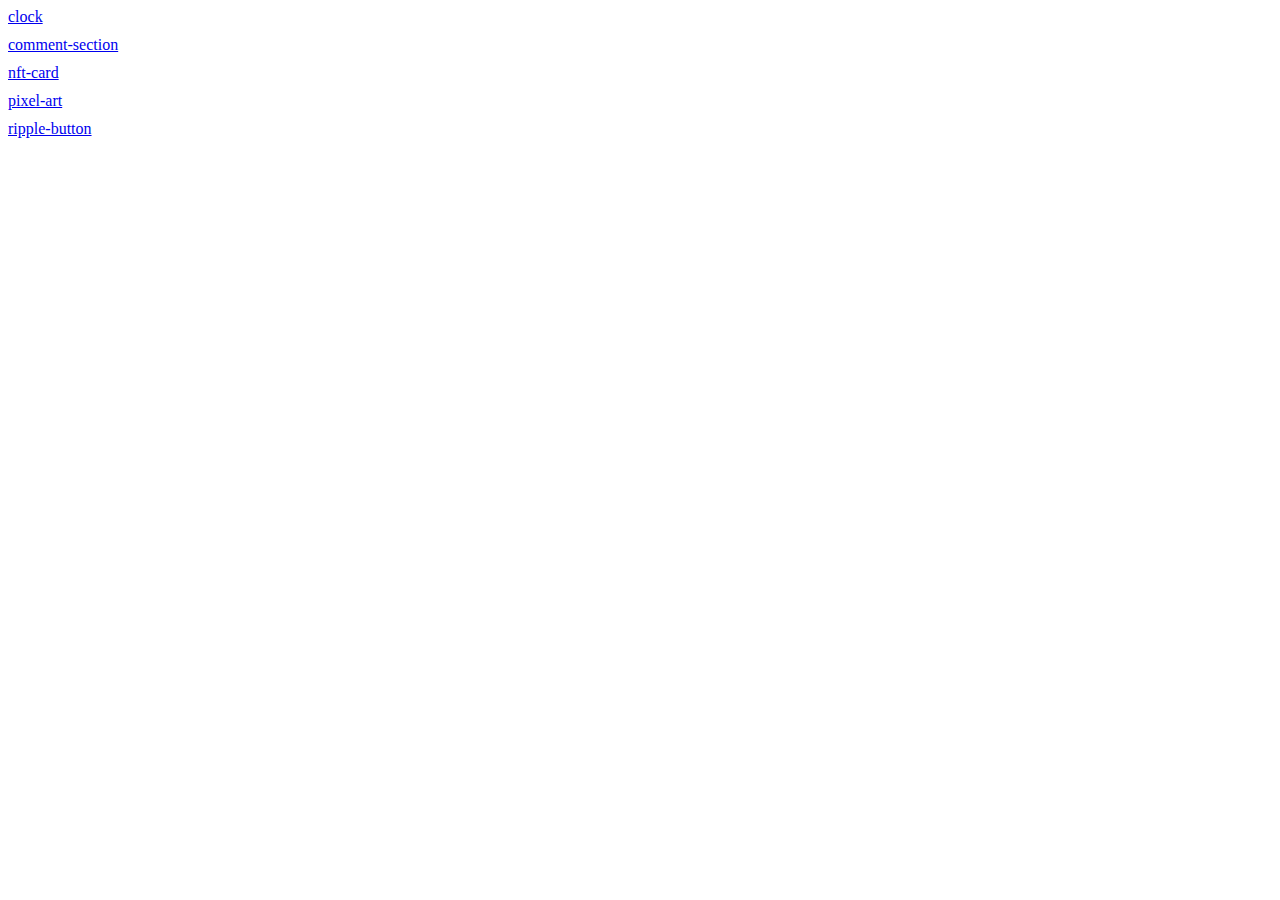
<file: index.html>
<!DOCTYPE html>
<html>
<head>
	<meta charset='utf-8'>
	<meta http-equiv='X-UA-Compatible' content='IE=edge'>
	<title>Vanilla projects</title>
	<meta name='viewport' content='width=device-width, initial-scale=1'>
	<link rel='stylesheet' type='text/css' media='screen' href='index.css'>
</head>
<body>
	<a href="./clock/index.html">clock</a>
	<a href="./comment-section/index.html">comment-section</a>
	<a href="./nft-card/index.html">nft-card</a>
	<a href="./pixel-art/index.html">pixel-art</a>
	<a href="./ripple-button/index.html">ripple-button</a>
</body>
</html>
</file>
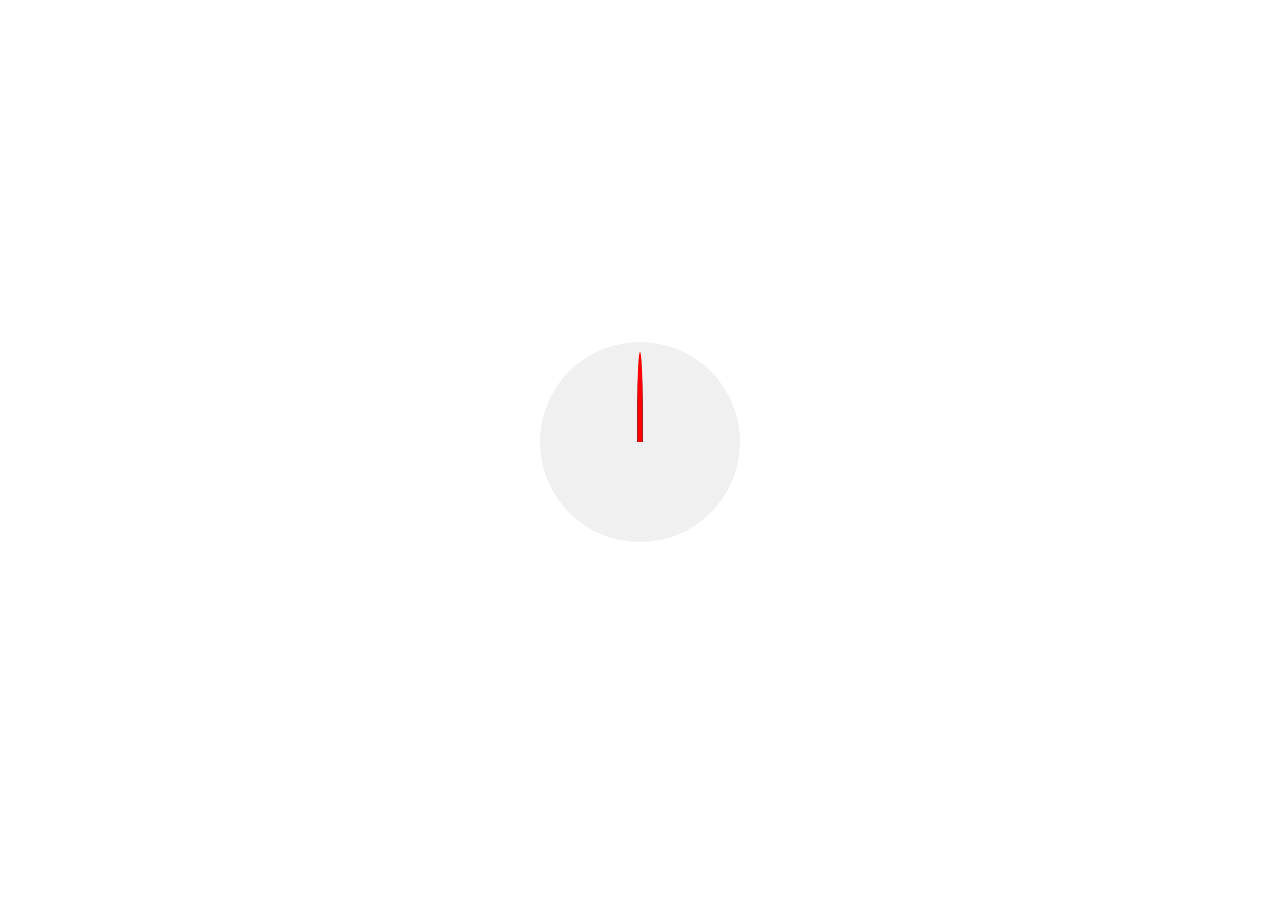
<file: clock/index.html>
<!DOCTYPE html>
<html lang="en">
<head>
	<meta charset="UTF-8">
	<meta http-equiv="X-UA-Compatible" content="IE=edge">
	<meta name="viewport" content="width=device-width, initial-scale=1.0">
	<title>Document</title>

	<link rel="stylesheet" href="style.css">
</head>
<body>
	<div class="container">
		<div class="clock">
			<div class="needle" id="needle__minute"></div>
			<div class="needle" id="needle__hour"></div>
			<div class="needle" id="needle__second"></div>
		</div>

		<div class="date"></div>
	</div>

	<script src="script.js"></script>
</body>
</html>
</file>
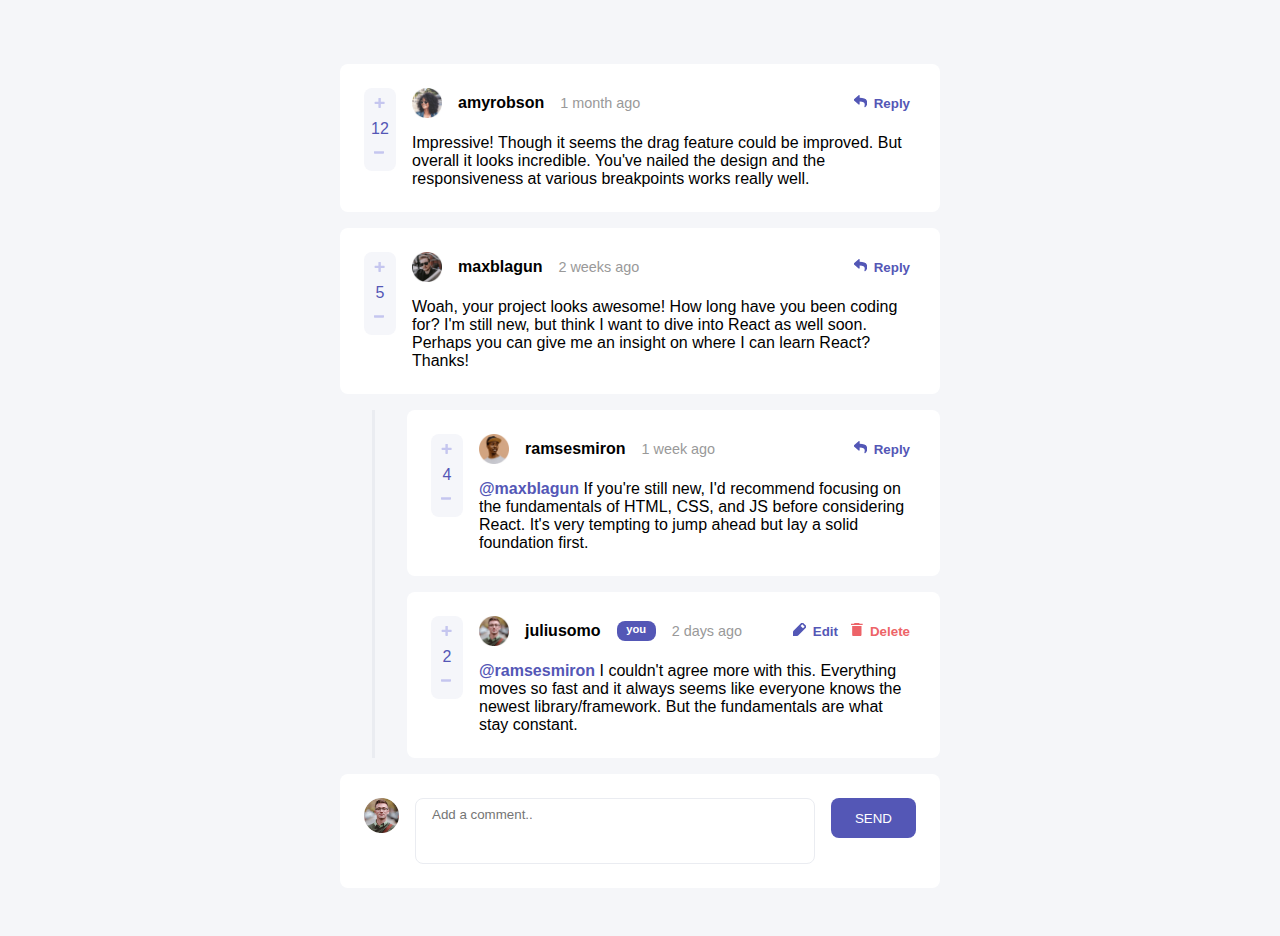
<file: comment-section/index.html>
<!DOCTYPE html>
<html lang="en">
<head>
	<meta charset="UTF-8">
	<meta http-equiv="X-UA-Compatible" content="IE=edge">
	<meta name="viewport" content="width=device-width, initial-scale=1.0">
	<title>Document</title>
	<link rel="stylesheet" href="./index.css">
	<script type="module" src="./index.js"></script>
</head>
<body>
	<main id="app">
		<comments-list></comments-list>
		<comment-input></comment-input>
	</main>
</body>
</html>
</file>
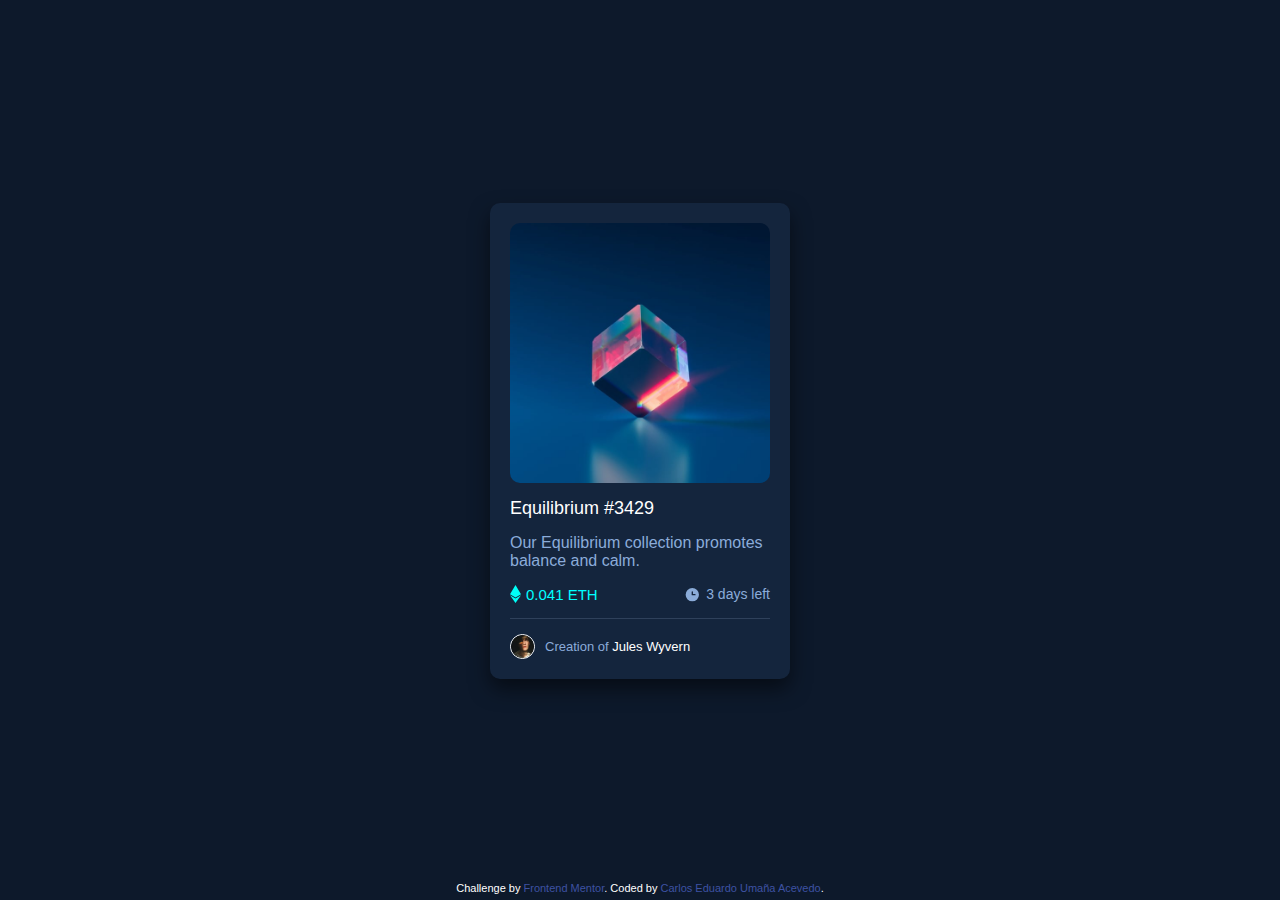
<file: nft-card/index.html>
<!DOCTYPE html>
<html lang="en">
<head>
  <meta charset="UTF-8">
  <meta name="viewport" content="width=device-width, initial-scale=1.0"> <!-- displays site properly based on user's device -->

  <link rel="icon" type="image/png" sizes="32x32" href="./images/favicon-32x32.png">
  
  <title>Frontend Mentor | NFT preview card component</title>

  <!-- Feel free to remove these styles or customise in your own stylesheet 👍 -->
  <style>
    .attribution { font-size: 11px; text-align: center; color: #FFF; }
    .attribution a { color: hsl(228, 45%, 44%); }
  </style>


  <!-- Fonts -->
  <link href="https://fonts.google.com/specimen/Outfit">

  <link rel="stylesheet" href="./styles.css">
</head>
<body>
  <main>
    <div class="card">
      <section class="card__hero">
        <img src="./images/icon-view.svg" alt="NFT preview view">
        <div class="card__hero-view"></div>
        <img src="./images/image-equilibrium.jpg" alt="NFT preview card">
      </section>
      
      <a href="#">
        <h1 class="card__title">Equilibrium #3429</h1>
      </a>
      <p class="card__subtitle">Our Equilibrium collection promotes balance and calm.</p>
      
      <section class="card__values">
        <div class="card__values--amount">
          <img src="./images/icon-ethereum.svg" alt="Balance">
          <h2>0.041 ETH</h2>
        </div>
        <div class="card__values--date">
          <img src="./images/icon-clock.svg" alt="Tokens">
          <p>3 days left</p>
        </div>
      </section>
      <hr>
      <section class="card__footer">
        <img src="./images/image-avatar.png">
        <p class="card__footer--user">Creation of <a href="#"><strong>Jules Wyvern</strong></a></p>
      </section>
    </div>
  </main>
  <footer class="attribution">
    Challenge by <a href="https://www.frontendmentor.io?ref=challenge" target="_blank">Frontend Mentor</a>. 
    Coded by <a href="#">Carlos Eduardo Umaña Acevedo</a>.
  </footer>
</body>
</html>
</file>
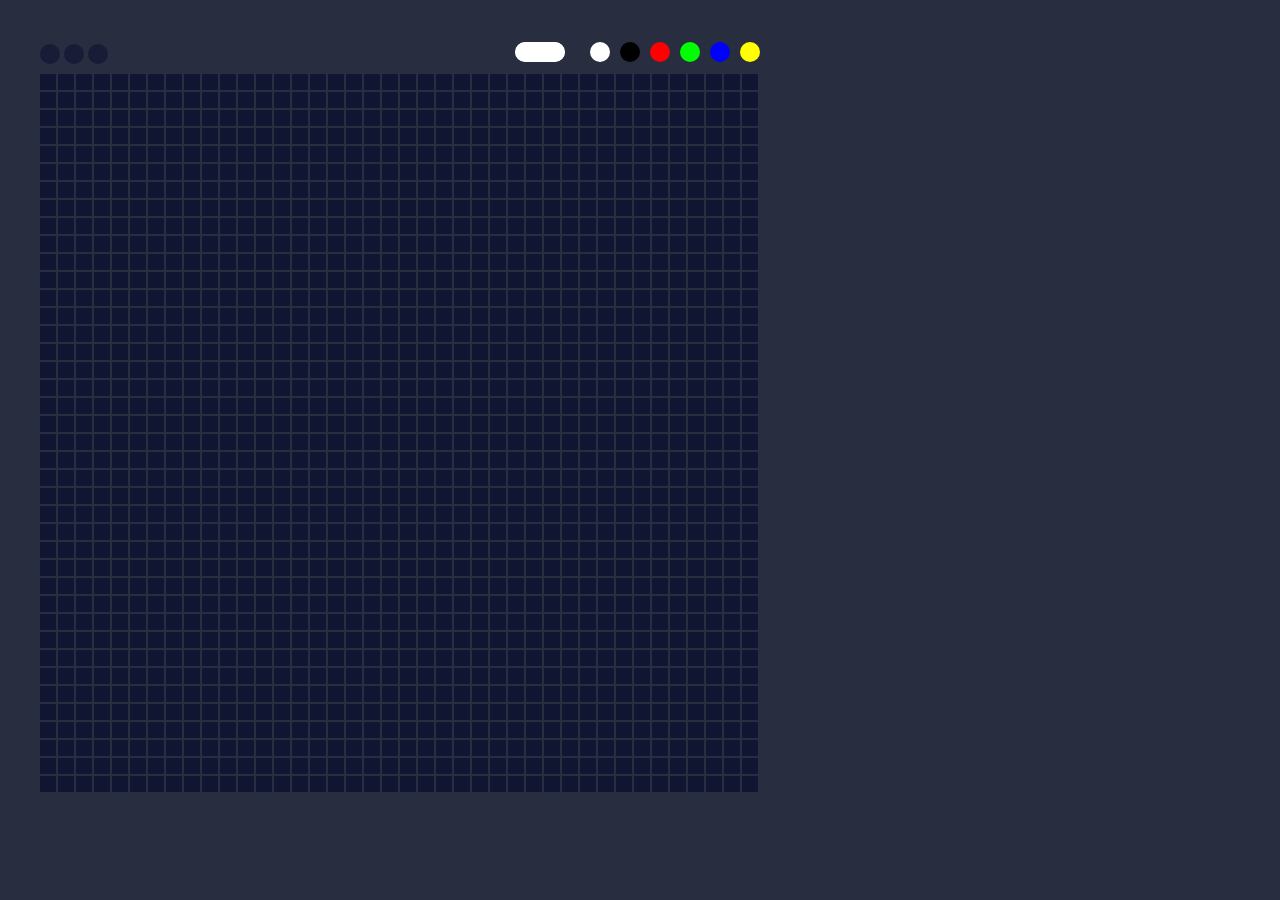
<file: pixel-art/index.html>
<!DOCTYPE html>
<html lang="en">
<head>
	<meta charset="UTF-8">
	<meta http-equiv="X-UA-Compatible" content="IE=edge">
	<meta name="viewport" content="width=device-width, initial-scale=1.0">
	<title>Document</title>

    <link rel="stylesheet" href="./index.css">
    <link rel="stylesheet" href="https://cdnjs.cloudflare.com/ajax/libs/font-awesome/6.0.0-beta2/css/all.min.css" integrity="sha512-YWzhKL2whUzgiheMoBFwW8CKV4qpHQAEuvilg9FAn5VJUDwKZZxkJNuGM4XkWuk94WCrrwslk8yWNGmY1EduTA==" crossorigin="anonymous" referrerpolicy="no-referrer" />
</head>
<body>
	<main>
        <section class="tools">
            <div class="tools__actions">
                <button id="erase">
                    <i class="fas fa-eraser"></i>
                </button>
                <button id="reset">
                    <i class="fas fa-sync-alt"></i>
                </button>   
                <button id="download">
                    <i class="fas fa-paste"></i>
                </button>
            </div>

            <div class="tools__color">
                <input type="color" id="color" value="#FFFFFF">
            </div>
        </section>
        <section id="pad"></section>
    </main>

    <script src="./index.js"></script>
</body>
</html>
</file>
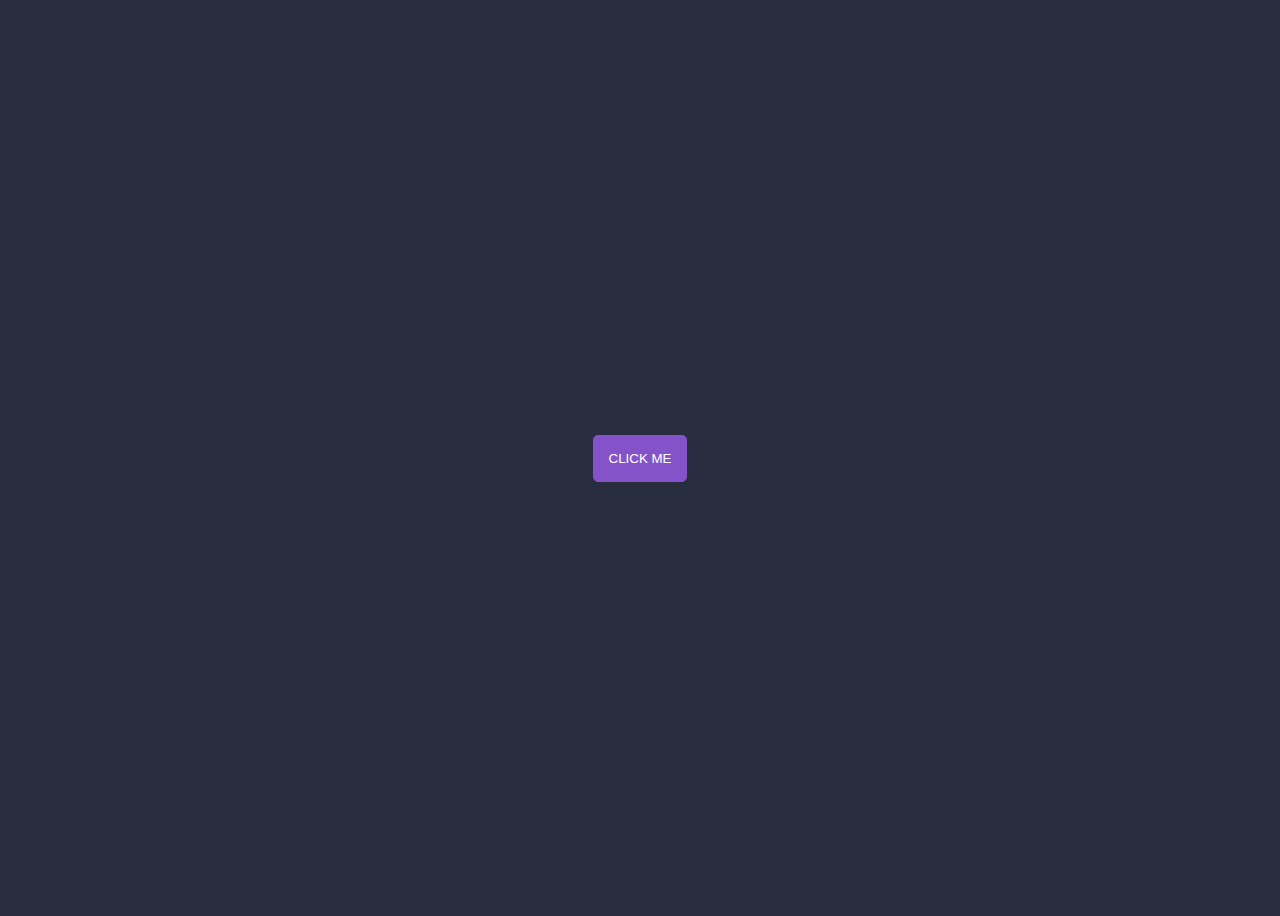
<file: ripple-button/index.html>
<!DOCTYPE html>
<html lang="en">
<head>
	<meta charset="UTF-8">
	<meta http-equiv="X-UA-Compatible" content="IE=edge">
	<meta name="viewport" content="width=device-width, initial-scale=1.0">
	<title>Document</title>

    <link rel="stylesheet" href="style.css">
</head>
<body>
	<button class="button-ripple">
		Click me
	</button>

    <script src="script.js"></script>
</body>
</html>
</file>
<file: index.css>
body {
	display: flex;
	flex-direction: column;
	gap: 10px;
}
</file>
<file: clock/style.css>
body {
  height: 100vh;

  display: flex;
  justify-content: center;
  align-items: center;

  font-family: "Courier New", Courier, monospace;
}

.container {
  display: flex;
  flex-flow: column;
  justify-content: center;
  align-items: center;
  gap: 2rem;
}

.clock {
  width: 200px;
  height: 200px;
  background-color: #f0f0f0;
  border-radius: 50%;

  position: relative;
}

.needle {
  position: absolute;

  width: 5px;

  background-color: #000;

  top: 50%;
  left: 50%;

  border-radius: 50% 50% 0 0;

  transform-origin: bottom center;
  transform: translate(-50%, -100%) rotate(0deg);
}

#needle__hour {
  height: 60px;
}

#needle__minute {
  height: 80px;
}

#needle__second {
  height: 90px;
  background-color: #ff0000;
}

.date {
  font-size: 1.5rem;
  font-weight: bold;
}
</file>
<file: comment-section/index.css>
* {
  padding: 0;
  margin: 0;
}

body {
  height: 100vh;
  background: #f5f6f9;
  font-family: "Roboto", sans-serif;
}

#app {
  width: 600px;
  margin: auto;
  margin-top: 2rem;
  padding: 2rem;
}

@media (max-width: 650px) {
  #app {
    width: calc(100% - 4rem);
  }
}

:root {
  --moderate_blue: hsl(238, 40%, 52%);
  --soft_red: hsl(358, 79%, 66%);
  --light_grayish_blue: hsl(207, 40%, 52%);
  --pale_red: hsl(357, 100%, 86%);

  --dark_blue: hsl(212, 24%, 26%);
  --grayish_blue: hsl(211, 10%, 45%);
  --light_gray: hsl(223, 19%, 93%);
  --very_light_gray: hsl(228, 33%, 97%);
  --white: hsl(0, 0%, 100%);
}
</file>
<file: nft-card/styles.css>
:root {
  --primary: hsl(215, 51%, 70%);
  --secondary: hsl(215, 51%, 50%);
  --white: hsl(0, 0%, 100%);
  --cyan: hsl(180, 100%, 50%);

  --main-bg: hsl(217, 54%, 11%);
  --card-bg: hsl(216, 50%, 16%);
  --line: hsl(215, 32%, 27%);

  --weights-3: 300;
  --weights-2: 400;
  --weights-1: 600;
}

* {
  box-sizing: border-box;
  margin: 0;
  padding: 0;
}

a {
  text-decoration: none;
}

body {
  background: var(--main-bg);
  font-family: "Outfit", sans-serif;
}

main {
  display: flex;
  flex-direction: column;
  align-items: center;
  justify-content: center;
  height: 98vh;
}

.card {
  background: var(--card-bg);
  padding: 20px;
  border-radius: 10px;
  box-shadow: 0px 10px 20px rgba(0, 0, 0, 0.5);
  width: 300px;

  display: flex;
  flex-direction: column;
  gap: 15px;
}

.card__hero {
  cursor: pointer;
  position: relative;
  display: flex;
  justify-content: center;
  align-items: center;
  border-radius: 10px;
}

.card__hero img {
  width: 100%;
  border-radius: 10px;
}

.card__hero-view {
  position: absolute;
  background-color: var(--cyan);
  opacity: 0;
  height: 100%;
  width: 100%;
  border-radius: 10px;
  transition: opacity 0.3s ease-in-out;
}

.card__hero img:first-child {
  position: absolute;
  width: 20%;
  opacity: 0;
  transition: opacity 0.3s ease-in-out;
}

.card__hero:hover img:first-child {
  opacity: 1;
  z-index: 1;
}

.card__hero:hover .card__hero-view {
  opacity: 0.5;
}

.card__title {
  color: var(--white);
  font-weight: var(--weights-2);
  font-size: 18px;
}

.card__title:hover {
  color: var(--cyan);
}

.card__subtitle {
  color: var(--primary);
  font-weight: var(--weights-3);
}

.card__values {
  display: flex;
  justify-content: space-between;
}

.card__values--amount {
  display: flex;
  align-items: center;
  justify-content: flex-end;
  gap: 5px;
}

.card__values--amount h2 {
  color: var(--cyan);
  font-size: 15px;
  font-weight: var(--weights-2);
  white-space: nowrap;
}

.card__values--date {
  display: flex;
  align-items: center;
  justify-content: flex-end;
  gap: 5px;
}

.card__values--date p {
  color: var(--primary);
  font-size: 14px;
  font-weight: var(--weights-3);
  white-space: nowrap;
}

.card hr {
  border: none;
  border-top: 1px solid var(--line);
  width: 100%;
}

.card__footer {
  display: flex;
  align-items: center;
  gap: 10px;
}

.card__footer img {
  width: 25px;
  height: auto;
  border: 1px solid var(--white);
  border-radius: 50%;
}

.card__footer--user {
  font-weight: var(--weights-3);
  color: var(--primary);
  font-size: 13px;
}

.card__footer--user strong {
  color: var(--white);
}

.card__footer--user a:hover strong {
  color: var(--cyan);
}
</file>
<file: pixel-art/index.css>
* {
  margin: 0;
  padding: 0;
  box-sizing: border-box;
}

body {
  background-color: #292d40;
}

main {
  width: 100%;
  height: 100vh;
  padding: 40px;
}

button {
  background-color: #191c36;
  border: 0;
  color: #fff;
  padding: 10px;
  border-radius: 10px;
  cursor: pointer;
}

button.active {
  background-color: #fff;
  border-color: #fff;
  color: #191c36;
}

button:hover {
  background-color: #282d57;
}

#pad {
  display: flex;
  flex-direction: row;
  flex-flow: wrap;
  overflow: hidden;
  cursor: pointer;
}

.pixel {
  width: 1rem;
  height: 1rem;
  margin: 0 2px 2px 0;

  border-radius: 1px;
  background: #101532;
}

.tools {
  display: flex;
  justify-content: space-between;
  align-items: center;
  margin-bottom: 10px;
}

.tools__color {
  display: flex;
  gap: 10px;
}

.tools__color input[type="color"] {
  border-radius: 100px;
  height: 20px;
  border: none;
  outline: none;
  -webkit-appearance: none;
  margin-right: 15px;
}

.tools__color input[type="color"]::-webkit-color-swatch-wrapper {
  padding: 0;
}
.tools__color input[type="color"]::-webkit-color-swatch {
  border: none;
  border-radius: 100px;
}

.tools__color__item {
  height: 20px;
  width: 20px;
  border-radius: 50%;
  cursor: pointer;
}

.tools__color__item:hover {
  border: 2px solid #fff;
}
</file>
<file: ripple-button/style.css>
body {
  height: 100vh;
  background: #292d40;

  display: flex;
  justify-content: center;
  align-items: center;
}

button {
  padding: 15px;
  text-transform: uppercase;
  position: relative;
  overflow: hidden;
  cursor: pointer;

  background-color: #8553c9;
  color: #fff;
  border: 1px solid #8553c9;
  border-radius: 5px;
}

button .ripple {
  position: absolute;
  background-color: rgba(255, 255, 255, 0.7);
  height: 100px;
  width: 100px;
  border-radius: 50%;
  transform: translate(-50%, -50%) scale(0);
  animation: scale 0.7s ease-out;
}

@keyframes scale {
  to {
    transform: translate(-50%, -50%) scale(3);
    opacity: 0;
  }
}
</file>
